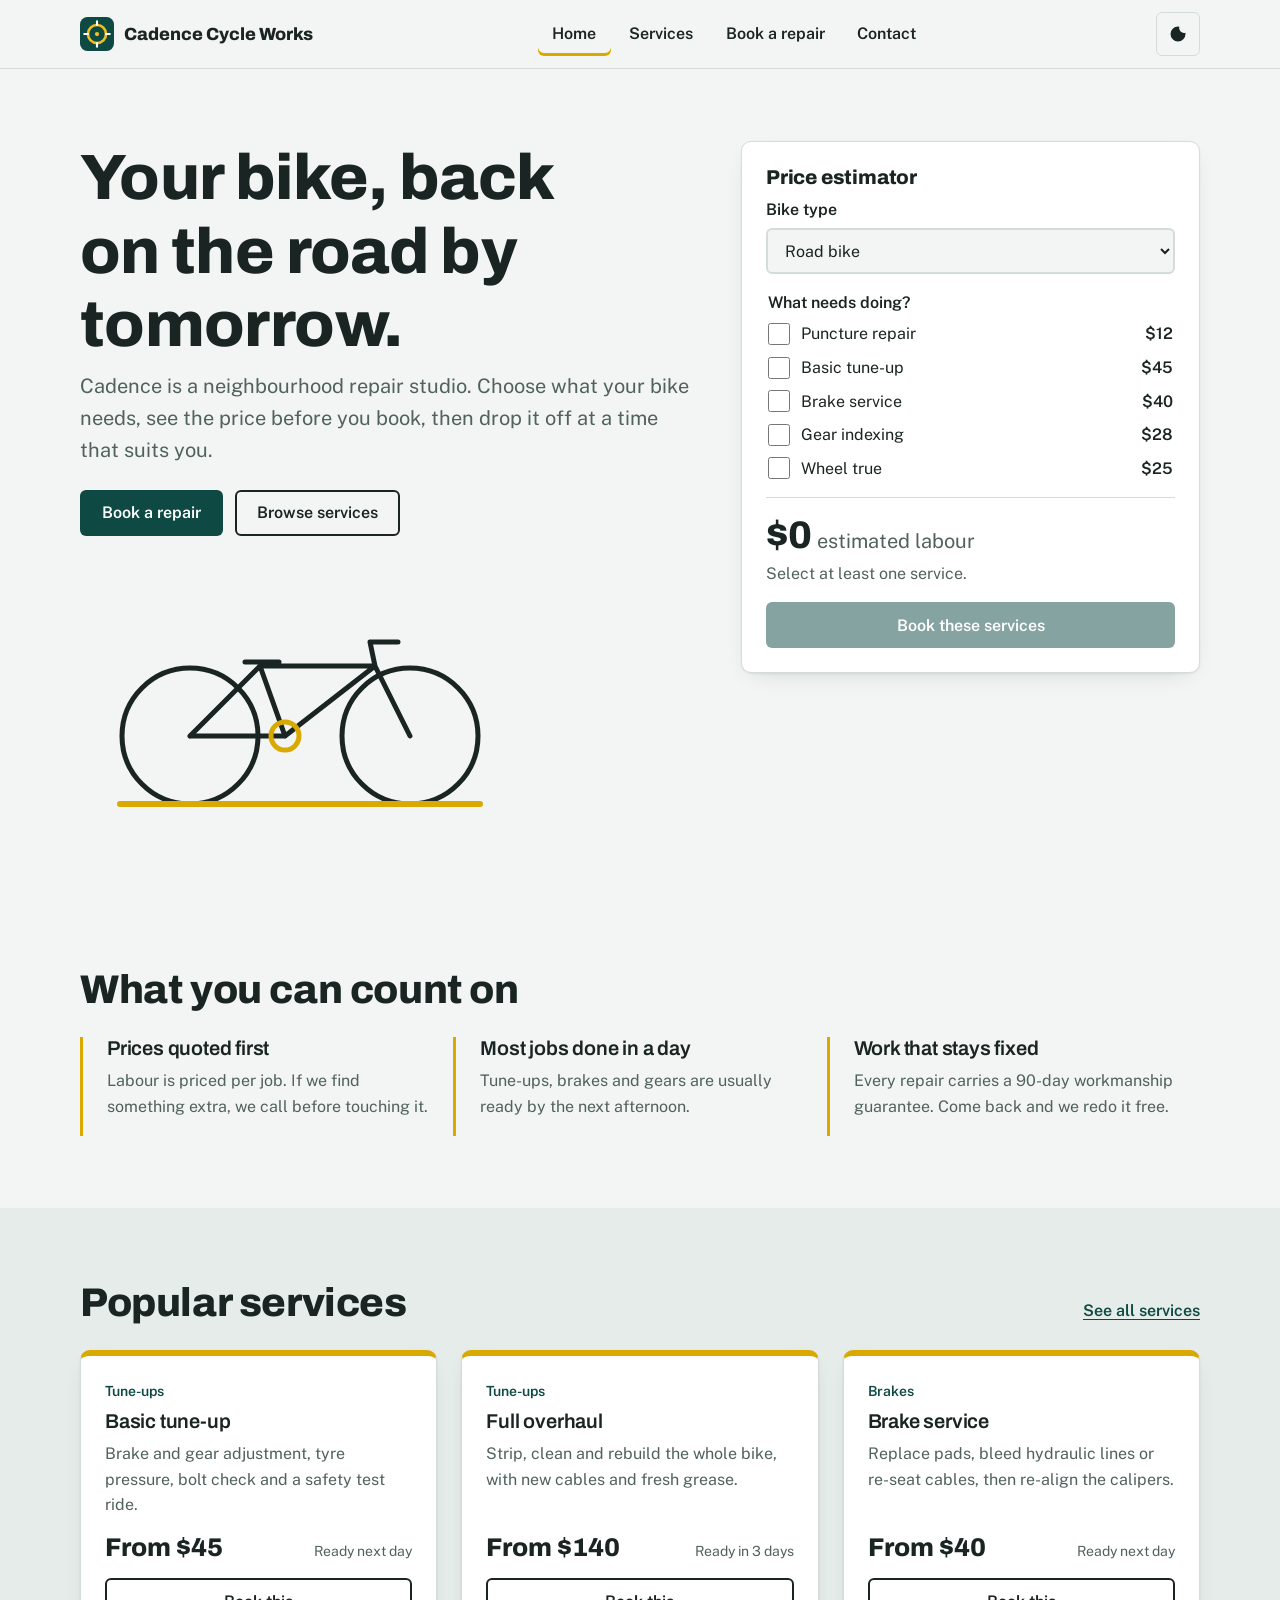
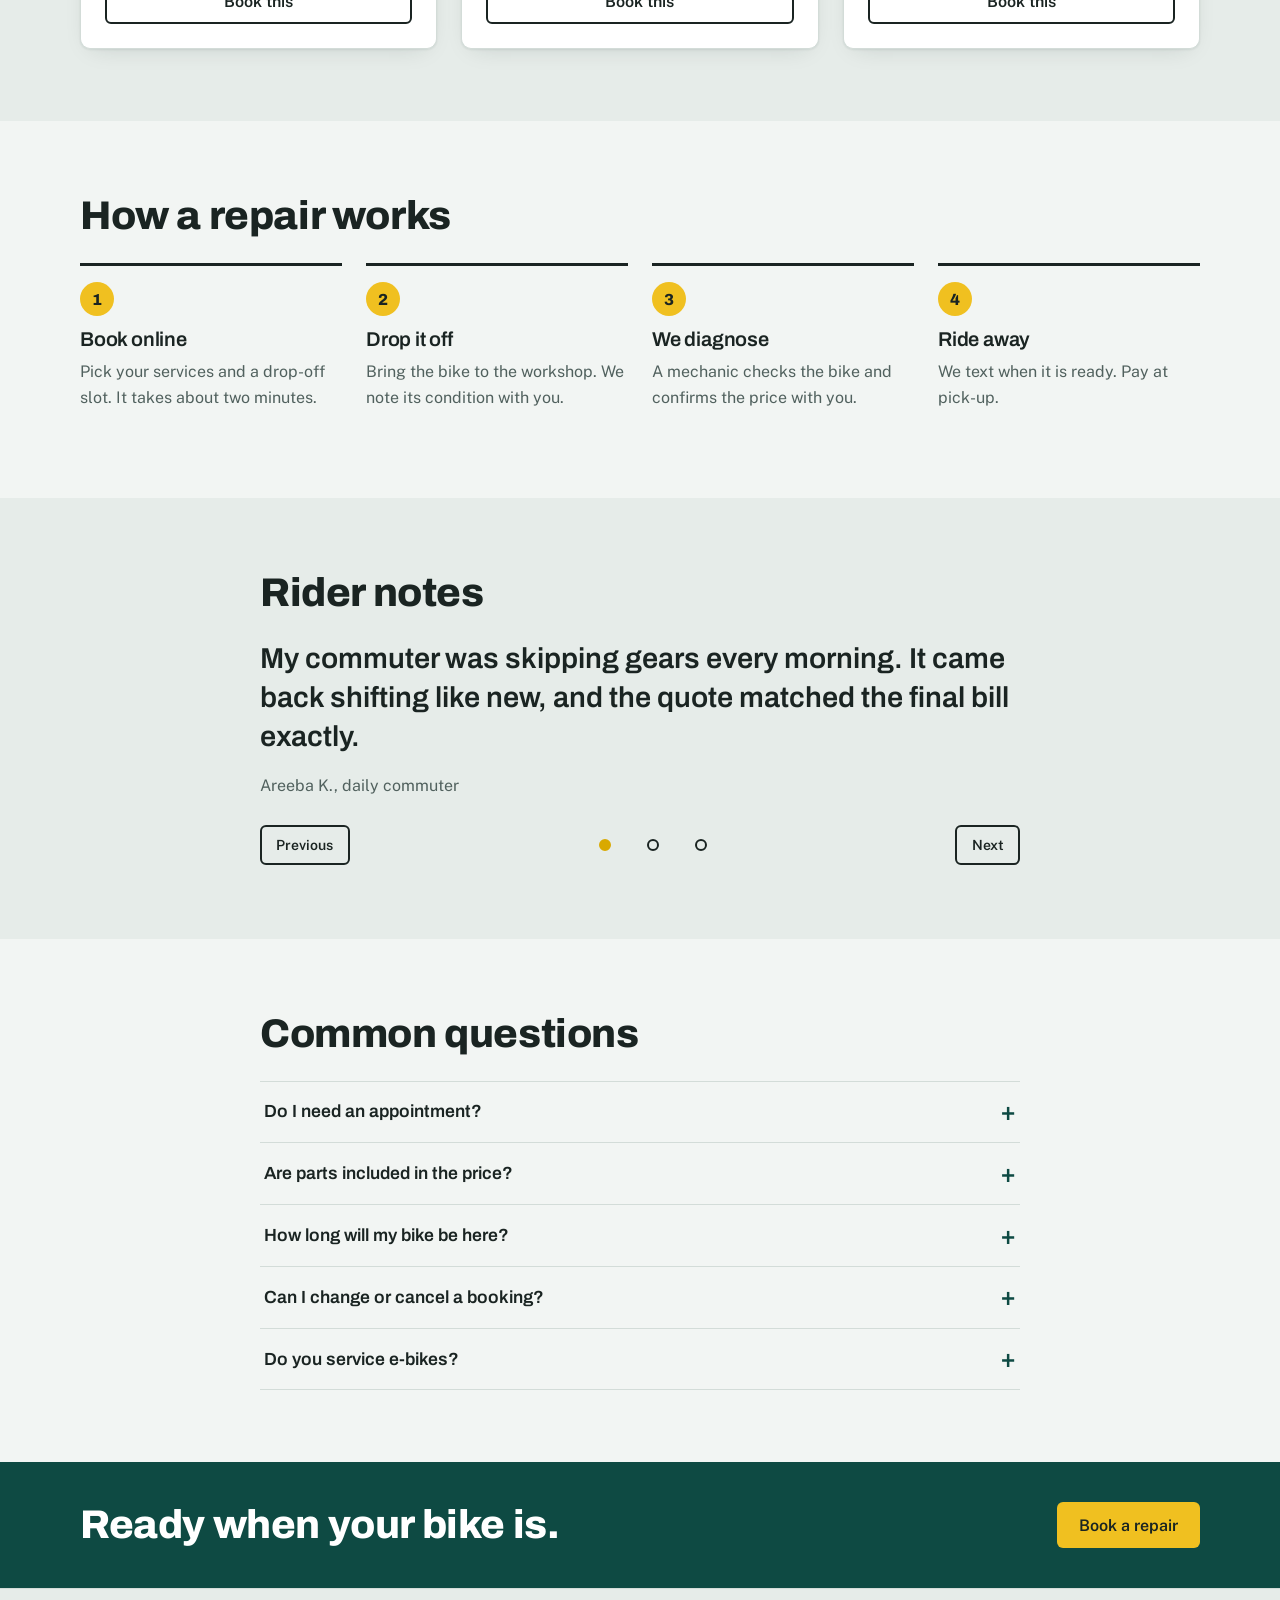
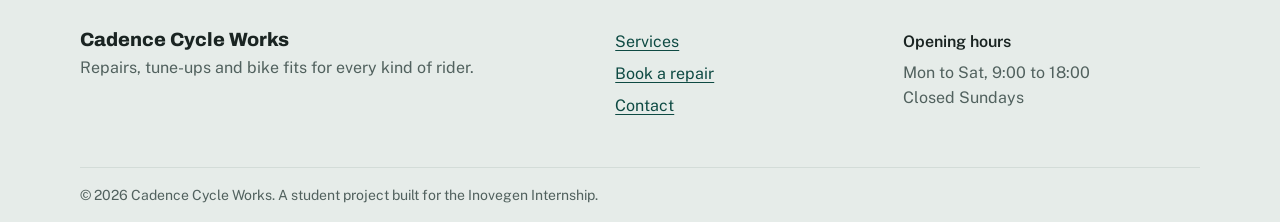
<file: cadence-cycle-works/index.html>
<!DOCTYPE html>
<html lang="en">
<head>
  <meta charset="utf-8">
  <meta name="viewport" content="width=device-width, initial-scale=1">
  <title>Cadence Cycle Works | Bike repair and tune-ups</title>
  <meta name="description" content="Neighbourhood bike repair studio. Estimate your price, book a slot online, and get your bike back fast.">
  <meta name="theme-color" content="#0e4a43">
  <link rel="icon" href="assets/logo.svg" type="image/svg+xml">
  <link rel="preconnect" href="https://fonts.googleapis.com">
  <link rel="preconnect" href="https://fonts.gstatic.com" crossorigin>
  <link rel="stylesheet" href="https://fonts.googleapis.com/css2?family=Archivo:wght@600;800&family=Public+Sans:wght@400;600&display=swap">
  <link rel="stylesheet" href="css/styles.css">
  <script>try{var t=localStorage.getItem("ccw.theme")||(matchMedia("(prefers-color-scheme: dark)").matches?"dark":"light");document.documentElement.dataset.theme=t}catch(e){}</script>
</head>
<body>
  <a class="skip" href="#main">Skip to main content</a>
  <header class="site-header">
    <div class="wrap bar">
      <a class="brand" href="index.html" aria-label="Cadence Cycle Works, home">
        <img src="assets/logo.svg" alt="" width="34" height="34">
        <span>Cadence Cycle Works</span>
      </a>
      <nav id="site-nav" class="nav" aria-label="Primary">
        <ul>
          <li><a href="index.html" aria-current="page">Home</a></li>
          <li><a href="services.html">Services</a></li>
          <li><a href="booking.html">Book a repair</a></li>
          <li><a href="contact.html">Contact</a></li>
        </ul>
      </nav>
      <div class="bar-actions">
        <button id="theme-toggle" class="icon-btn" type="button" aria-pressed="false" aria-label="Dark mode"><svg viewBox="0 0 24 24" width="20" height="20" aria-hidden="true" focusable="false"><path fill="currentColor" d="M12 3a9 9 0 1 0 9 9c0-.5-.05-1-.15-1.5A6 6 0 0 1 13.5 3.15 9 9 0 0 0 12 3z"/></svg></button>
        <button id="nav-toggle" class="icon-btn nav-toggle" type="button" aria-expanded="false" aria-controls="site-nav" aria-label="Menu"><svg viewBox="0 0 24 24" width="22" height="22" aria-hidden="true" focusable="false"><path class="m-open" fill="none" stroke="currentColor" stroke-width="2" stroke-linecap="round" d="M4 7h16M4 12h16M4 17h16"/><path class="m-close" fill="none" stroke="currentColor" stroke-width="2" stroke-linecap="round" d="M6 6l12 12M18 6L6 18"/></svg></button>
      </div>
    </div>
  </header>
  <main id="main">
    <section class="hero" aria-labelledby="hero-title">
      <div class="wrap hero-grid">
        <div class="hero-copy">
          <h1 id="hero-title">Your bike, back on the road by tomorrow.</h1>
          <p class="lead">Cadence is a neighbourhood repair studio. Choose what your bike needs, see the price before you book, then drop it off at a time that suits you.</p>
          <div class="actions">
            <a class="btn btn-primary" href="booking.html">Book a repair</a>
            <a class="btn btn-ghost" href="services.html">Browse services</a>
          </div>
          <svg class="bike" viewBox="0 0 440 240" role="img" aria-label="Line drawing of a road bike on a workstand">
  <g fill="none" stroke="currentColor" stroke-width="5" stroke-linecap="round" stroke-linejoin="round">
    <circle cx="110" cy="160" r="68"/><circle cx="330" cy="160" r="68"/>
    <path d="M110 160L180 90 295 90 205 160 180 90M205 160L110 160M295 90L330 160M295 90L290 66 318 66M165 86h34"/>
    <circle cx="205" cy="160" r="14" stroke="var(--accent-line)"/>
  </g>
  <path d="M40 228h360" stroke="var(--accent-line)" stroke-width="6" stroke-linecap="round"/>
</svg>
        </div>
        <form class="estimator card" id="estimator" aria-labelledby="est-title" novalidate>
          <h2 id="est-title">Price estimator</h2>
          <div class="field">
            <label for="est-bike">Bike type</label>
            <select id="est-bike" name="bike"></select>
          </div>
          <fieldset class="field">
            <legend>What needs doing?</legend>
            <div id="est-services" class="checks"></div>
          </fieldset>
          <div class="est-result" aria-live="polite" aria-atomic="true">
            <p class="est-total"><strong id="est-total">$0</strong> <span class="muted">estimated labour</span></p>
            <p id="est-time" class="muted">Select at least one service.</p>
          </div>
          <a id="est-book" class="btn btn-primary btn-block" href="booking.html" aria-disabled="true">Book these services</a>
        </form>
      </div>
    </section>

    <section class="section" aria-labelledby="promise-title">
      <div class="wrap">
        <h2 id="promise-title" class="section-title">What you can count on</h2>
        <ul class="promises">
          <li><h3>Prices quoted first</h3><p>Labour is priced per job. If we find something extra, we call before touching it.</p></li>
          <li><h3>Most jobs done in a day</h3><p>Tune-ups, brakes and gears are usually ready by the next afternoon.</p></li>
          <li><h3>Work that stays fixed</h3><p>Every repair carries a 90-day workmanship guarantee. Come back and we redo it free.</p></li>
        </ul>
      </div>
    </section>

    <section class="section alt" aria-labelledby="featured-title">
      <div class="wrap">
        <div class="section-head">
          <h2 id="featured-title" class="section-title">Popular services</h2>
          <a class="text-link" href="services.html">See all services</a>
        </div>
        <div id="featured" class="grid three"><noscript><p>Enable JavaScript to see our service list, or visit the <a href="services.html">services page</a>.</p></noscript></div>
      </div>
    </section>

    <section class="section" aria-labelledby="process-title">
      <div class="wrap">
        <h2 id="process-title" class="section-title">How a repair works</h2>
        <ol class="steps">
          <li><h3>Book online</h3><p>Pick your services and a drop-off slot. It takes about two minutes.</p></li>
          <li><h3>Drop it off</h3><p>Bring the bike to the workshop. We note its condition with you.</p></li>
          <li><h3>We diagnose</h3><p>A mechanic checks the bike and confirms the price with you.</p></li>
          <li><h3>Ride away</h3><p>We text when it is ready. Pay at pick-up.</p></li>
        </ol>
      </div>
    </section>

    <section class="section alt" aria-labelledby="quotes-title">
      <div class="wrap narrow">
        <h2 id="quotes-title" class="section-title">Rider notes</h2>
        <div class="carousel" data-carousel aria-roledescription="carousel" aria-label="Customer reviews">
          <div class="slides" aria-live="off">
            <figure class="slide" role="group" aria-roledescription="slide" aria-label="1 of 3"><blockquote><p>My commuter was skipping gears every morning. It came back shifting like new, and the quote matched the final bill exactly.</p></blockquote><figcaption>Areeba K., daily commuter</figcaption></figure>
            <figure class="slide" role="group" aria-roledescription="slide" aria-label="2 of 3" hidden><blockquote><p>They rebuilt the fork on my mountain bike and explained what had worn out. I finally understand my own bike.</p></blockquote><figcaption>Hamza R., weekend trail rider</figcaption></figure>
            <figure class="slide" role="group" aria-roledescription="slide" aria-label="3 of 3" hidden><blockquote><p>Booked at night, dropped off at nine, collected at five. My daughter's bike was safe and ready.</p></blockquote><figcaption>Sana M., parent</figcaption></figure>
          </div>
          <div class="carousel-ctl">
            <button type="button" class="btn btn-ghost btn-sm" data-prev aria-label="Previous review">Previous</button>
            <div class="dots" role="group" aria-label="Choose review"></div>
            <button type="button" class="btn btn-ghost btn-sm" data-next aria-label="Next review">Next</button>
          </div>
        </div>
      </div>
    </section>

    <section class="section" aria-labelledby="faq-title">
      <div class="wrap narrow">
        <h2 id="faq-title" class="section-title">Common questions</h2>
        <div class="accordion" data-accordion>
          <h3><button type="button" aria-expanded="false" aria-controls="faq-1" id="faq-b1">Do I need an appointment?</button></h3>
          <div id="faq-1" role="region" aria-labelledby="faq-b1" hidden><p>Walk-ins are welcome for puncture repairs. For everything else, booking a slot guarantees a mechanic is free when you arrive.</p></div>
          <h3><button type="button" aria-expanded="false" aria-controls="faq-2" id="faq-b2">Are parts included in the price?</button></h3>
          <div id="faq-2" role="region" aria-labelledby="faq-b2" hidden><p>Listed prices cover labour. Parts such as tyres, cables or chains are quoted separately, and we only fit them once you approve.</p></div>
          <h3><button type="button" aria-expanded="false" aria-controls="faq-3" id="faq-b3">How long will my bike be here?</button></h3>
          <div id="faq-3" role="region" aria-labelledby="faq-b3" hidden><p>Each service lists its usual turnaround. Combined jobs take as long as the longest one, so a tune-up with a wheel true is still about a day.</p></div>
          <h3><button type="button" aria-expanded="false" aria-controls="faq-4" id="faq-b4">Can I change or cancel a booking?</button></h3>
          <div id="faq-4" role="region" aria-labelledby="faq-b4" hidden><p>Yes. Cancel from the My bookings list on the booking page, or send us a message on the contact page.</p></div>
          <h3><button type="button" aria-expanded="false" aria-controls="faq-5" id="faq-b5">Do you service e-bikes?</button></h3>
          <div id="faq-5" role="region" aria-labelledby="faq-b5" hidden><p>We service mechanical parts and run a diagnostic on most hub and mid-drive systems. Battery repairs are sent to the manufacturer.</p></div>
        </div>
      </div>
    </section>

    <section class="cta" aria-labelledby="cta-title">
      <div class="wrap cta-inner">
        <h2 id="cta-title">Ready when your bike is.</h2>
        <a class="btn btn-accent" href="booking.html">Book a repair</a>
      </div>
    </section>
  </main>
  <footer class="site-footer">
    <div class="wrap foot-grid">
      <div>
        <p class="foot-brand">Cadence Cycle Works</p>
        <p class="muted">Repairs, tune-ups and bike fits for every kind of rider.</p>
      </div>
      <nav aria-label="Footer">
        <ul class="foot-links">
          <li><a href="services.html">Services</a></li>
          <li><a href="booking.html">Book a repair</a></li>
          <li><a href="contact.html">Contact</a></li>
        </ul>
      </nav>
      <div>
        <p class="foot-title">Opening hours</p>
        <p class="muted">Mon to Sat, 9:00 to 18:00<br>Closed Sundays</p>
      </div>
    </div>
    <div class="wrap foot-base"><p class="muted">&copy; <span id="year">2026</span> Cadence Cycle Works. A student project built for the Inovegen Internship.</p></div>
  </footer>
  <button id="to-top" class="to-top" type="button" aria-label="Back to top" hidden>
    <svg viewBox="0 0 24 24" width="20" height="20" aria-hidden="true" focusable="false"><path fill="none" stroke="currentColor" stroke-width="2.4" stroke-linecap="round" stroke-linejoin="round" d="M12 19V5M5 12l7-7 7 7"/></svg>
  </button>
  <script src="js/data.js"></script>
  <script src="js/main.js"></script>
  <script src="js/estimator.js"></script>
  <script src="js/services-preview.js"></script>
</body>
</html>
</file>
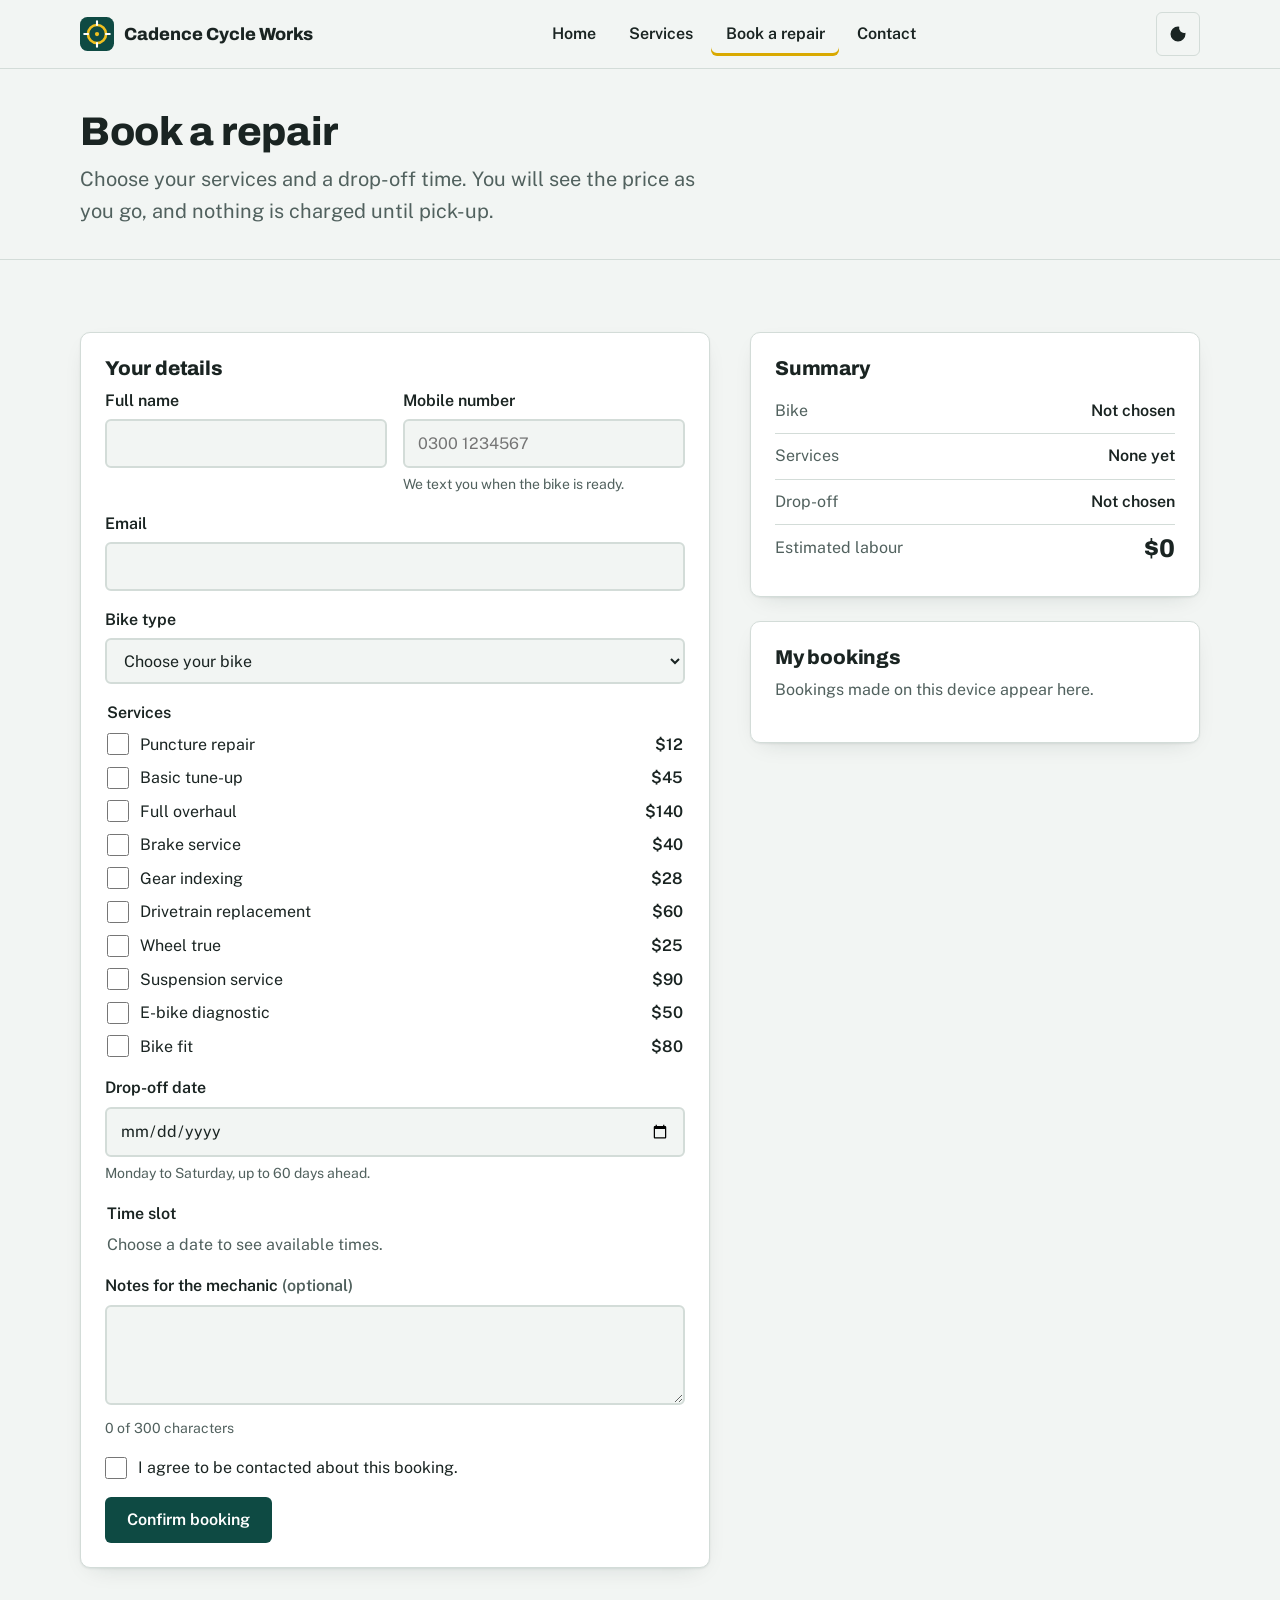
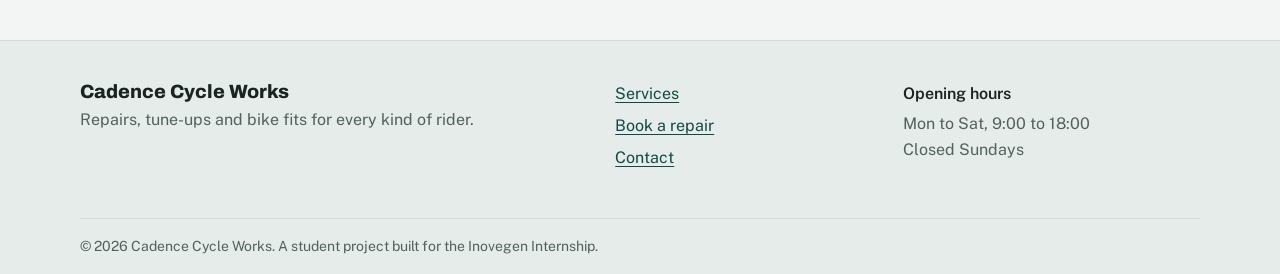
<file: cadence-cycle-works/booking.html>
<!DOCTYPE html>
<html lang="en">
<head>
  <meta charset="utf-8">
  <meta name="viewport" content="width=device-width, initial-scale=1">
  <title>Book a repair | Cadence Cycle Works</title>
  <meta name="description" content="Book your bike repair online. Choose services, see your price, and pick a drop-off slot.">
  <meta name="theme-color" content="#0e4a43">
  <link rel="icon" href="assets/logo.svg" type="image/svg+xml">
  <link rel="preconnect" href="https://fonts.googleapis.com">
  <link rel="preconnect" href="https://fonts.gstatic.com" crossorigin>
  <link rel="stylesheet" href="https://fonts.googleapis.com/css2?family=Archivo:wght@600;800&family=Public+Sans:wght@400;600&display=swap">
  <link rel="stylesheet" href="css/styles.css">
  <script>try{var t=localStorage.getItem("ccw.theme")||(matchMedia("(prefers-color-scheme: dark)").matches?"dark":"light");document.documentElement.dataset.theme=t}catch(e){}</script>
</head>
<body>
  <a class="skip" href="#main">Skip to main content</a>
  <header class="site-header">
    <div class="wrap bar">
      <a class="brand" href="index.html" aria-label="Cadence Cycle Works, home">
        <img src="assets/logo.svg" alt="" width="34" height="34">
        <span>Cadence Cycle Works</span>
      </a>
      <nav id="site-nav" class="nav" aria-label="Primary">
        <ul>
          <li><a href="index.html">Home</a></li>
          <li><a href="services.html">Services</a></li>
          <li><a href="booking.html" aria-current="page">Book a repair</a></li>
          <li><a href="contact.html">Contact</a></li>
        </ul>
      </nav>
      <div class="bar-actions">
        <button id="theme-toggle" class="icon-btn" type="button" aria-pressed="false" aria-label="Dark mode"><svg viewBox="0 0 24 24" width="20" height="20" aria-hidden="true" focusable="false"><path fill="currentColor" d="M12 3a9 9 0 1 0 9 9c0-.5-.05-1-.15-1.5A6 6 0 0 1 13.5 3.15 9 9 0 0 0 12 3z"/></svg></button>
        <button id="nav-toggle" class="icon-btn nav-toggle" type="button" aria-expanded="false" aria-controls="site-nav" aria-label="Menu"><svg viewBox="0 0 24 24" width="22" height="22" aria-hidden="true" focusable="false"><path class="m-open" fill="none" stroke="currentColor" stroke-width="2" stroke-linecap="round" d="M4 7h16M4 12h16M4 17h16"/><path class="m-close" fill="none" stroke="currentColor" stroke-width="2" stroke-linecap="round" d="M6 6l12 12M18 6L6 18"/></svg></button>
      </div>
    </div>
  </header>
  <main id="main">
    <section class="page-head">
      <div class="wrap">
        <h1>Book a repair</h1>
        <p class="lead">Choose your services and a drop-off time. You will see the price as you go, and nothing is charged until pick-up.</p>
      </div>
    </section>
    <section class="section" aria-label="Booking form">
      <div class="wrap book-grid">
        <div>
          <div id="confirm" class="confirm card" tabindex="-1" hidden>
            <h2>Booking confirmed</h2>
            <p>Your reference is <strong id="confirm-ref"></strong>. Bring it with your bike.</p>
            <p id="confirm-detail"></p>
            <button type="button" id="confirm-new" class="btn btn-ghost">Make another booking</button>
          </div>
          <form id="booking-form" class="card form" novalidate aria-labelledby="form-title">
            <h2 id="form-title">Your details</h2>
            <div id="error-summary" class="error-summary" role="alert" tabindex="-1" hidden></div>
            <div class="row">
              <div class="field">
                <label for="b-name">Full name</label>
                <input id="b-name" name="name" type="text" autocomplete="name" required aria-describedby="b-name-err">
                <p class="error" id="b-name-err"></p>
              </div>
              <div class="field">
                <label for="b-phone">Mobile number</label>
                <input id="b-phone" name="phone" type="tel" autocomplete="tel" inputmode="tel" placeholder="0300 1234567" required aria-describedby="b-phone-hint b-phone-err">
                <p class="hint" id="b-phone-hint">We text you when the bike is ready.</p>
                <p class="error" id="b-phone-err"></p>
              </div>
            </div>
            <div class="field">
              <label for="b-email">Email</label>
              <input id="b-email" name="email" type="email" autocomplete="email" required aria-describedby="b-email-err">
              <p class="error" id="b-email-err"></p>
            </div>
            <div class="field">
              <label for="b-bike">Bike type</label>
              <select id="b-bike" name="bike" required aria-describedby="b-bike-err"></select>
              <p class="error" id="b-bike-err"></p>
            </div>
            <fieldset class="field" aria-describedby="b-services-err" id="b-services-set">
              <legend>Services</legend>
              <div id="b-services" class="checks"></div>
              <p class="error" id="b-services-err"></p>
            </fieldset>
            <div class="field">
              <label for="b-date">Drop-off date</label>
              <input id="b-date" name="date" type="date" required aria-describedby="b-date-hint b-date-err">
              <p class="hint" id="b-date-hint">Monday to Saturday, up to 60 days ahead.</p>
              <p class="error" id="b-date-err"></p>
            </div>
            <fieldset class="field" aria-describedby="b-time-err" id="b-time-set">
              <legend>Time slot</legend>
              <div id="b-slots" class="slots"><p class="muted">Choose a date to see available times.</p></div>
              <p class="error" id="b-time-err"></p>
            </fieldset>
            <div class="field">
              <label for="b-notes">Notes for the mechanic <span class="muted">(optional)</span></label>
              <textarea id="b-notes" name="notes" rows="3" maxlength="300" aria-describedby="b-notes-count"></textarea>
              <p class="hint" id="b-notes-count">0 of 300 characters</p>
            </div>
            <div class="field">
              <label class="check"><input id="b-consent" name="consent" type="checkbox" required aria-describedby="b-consent-err"><span>I agree to be contacted about this booking.</span></label>
              <p class="error" id="b-consent-err"></p>
            </div>
            <button type="submit" class="btn btn-primary">Confirm booking</button>
          </form>
        </div>
        <aside class="side" aria-label="Booking summary and saved bookings">
          <section class="card summary" aria-labelledby="sum-title" aria-live="polite">
            <h2 id="sum-title">Summary</h2>
            <dl>
              <div><dt>Bike</dt><dd id="s-bike">Not chosen</dd></div>
              <div><dt>Services</dt><dd id="s-services">None yet</dd></div>
              <div><dt>Drop-off</dt><dd id="s-when">Not chosen</dd></div>
              <div class="total"><dt>Estimated labour</dt><dd id="s-total">$0</dd></div>
            </dl>
          </section>
          <section class="card" aria-labelledby="my-title">
            <h2 id="my-title">My bookings</h2>
            <p id="my-empty" class="muted">Bookings made on this device appear here.</p>
            <ul id="my-list" class="my-list"></ul>
          </section>
        </aside>
      </div>
    </section>
  </main>
  <footer class="site-footer">
    <div class="wrap foot-grid">
      <div>
        <p class="foot-brand">Cadence Cycle Works</p>
        <p class="muted">Repairs, tune-ups and bike fits for every kind of rider.</p>
      </div>
      <nav aria-label="Footer">
        <ul class="foot-links">
          <li><a href="services.html">Services</a></li>
          <li><a href="booking.html">Book a repair</a></li>
          <li><a href="contact.html">Contact</a></li>
        </ul>
      </nav>
      <div>
        <p class="foot-title">Opening hours</p>
        <p class="muted">Mon to Sat, 9:00 to 18:00<br>Closed Sundays</p>
      </div>
    </div>
    <div class="wrap foot-base"><p class="muted">&copy; <span id="year">2026</span> Cadence Cycle Works. A student project built for the Inovegen Internship.</p></div>
  </footer>
  <button id="to-top" class="to-top" type="button" aria-label="Back to top" hidden>
    <svg viewBox="0 0 24 24" width="20" height="20" aria-hidden="true" focusable="false"><path fill="none" stroke="currentColor" stroke-width="2.4" stroke-linecap="round" stroke-linejoin="round" d="M12 19V5M5 12l7-7 7 7"/></svg>
  </button>
  <script src="js/data.js"></script>
  <script src="js/main.js"></script>
  <script src="js/booking.js"></script>
</body>
</html>
</file>
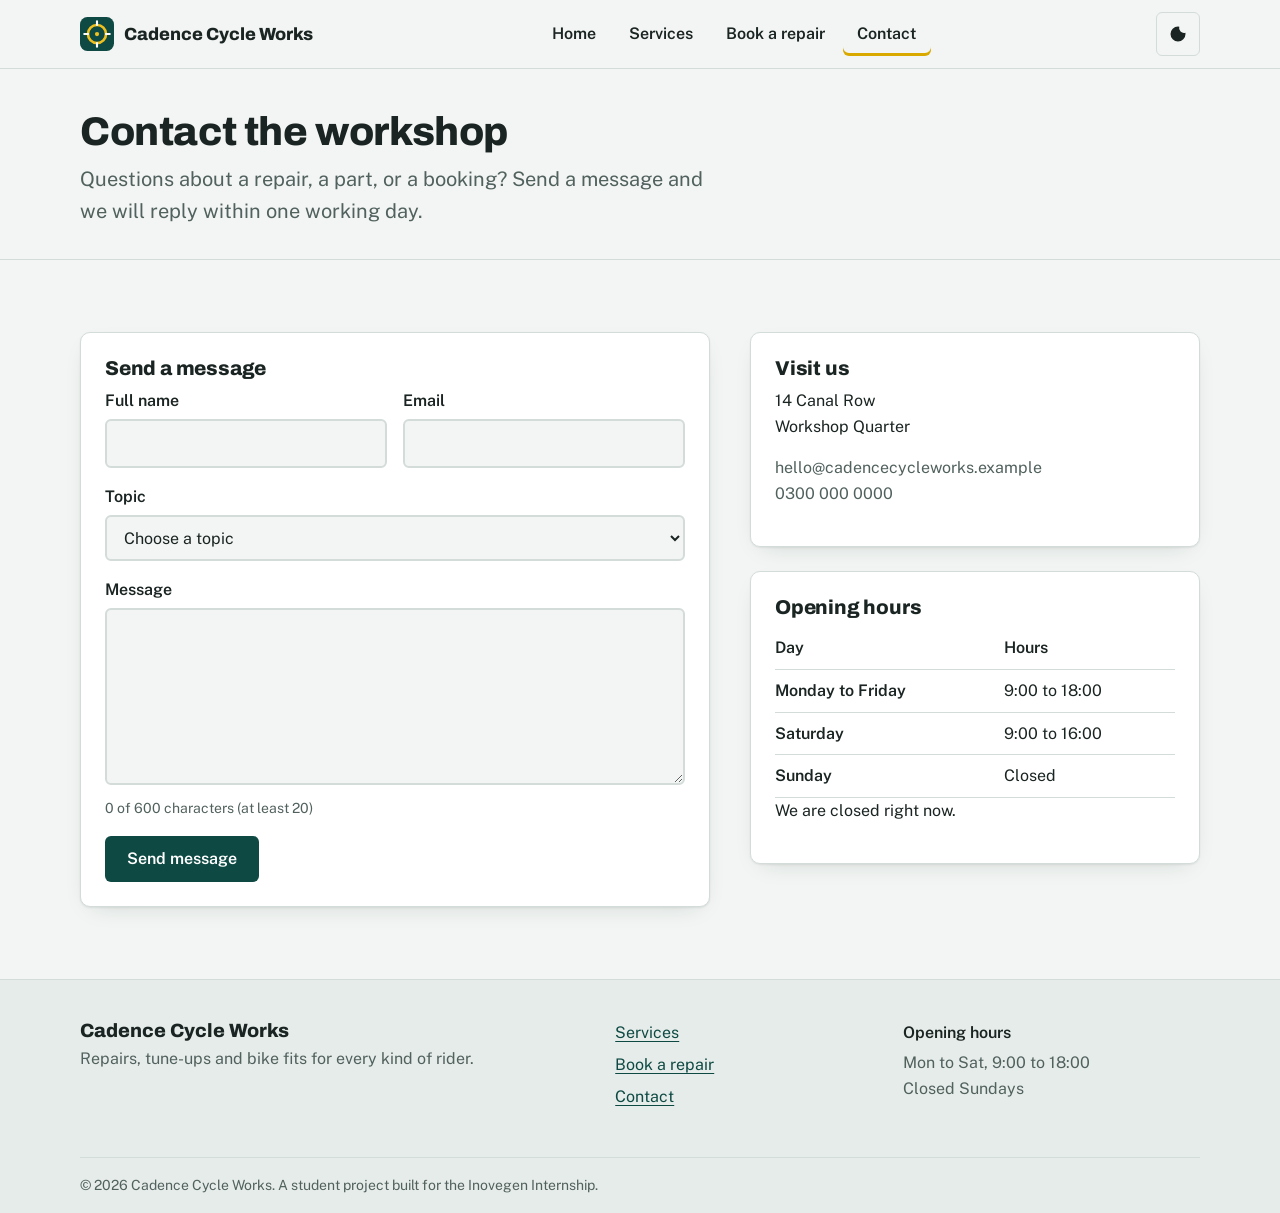
<file: cadence-cycle-works/contact.html>
<!DOCTYPE html>
<html lang="en">
<head>
  <meta charset="utf-8">
  <meta name="viewport" content="width=device-width, initial-scale=1">
  <title>Contact | Cadence Cycle Works</title>
  <meta name="description" content="Contact Cadence Cycle Works about repairs, bookings and parts.">
  <meta name="theme-color" content="#0e4a43">
  <link rel="icon" href="assets/logo.svg" type="image/svg+xml">
  <link rel="preconnect" href="https://fonts.googleapis.com">
  <link rel="preconnect" href="https://fonts.gstatic.com" crossorigin>
  <link rel="stylesheet" href="https://fonts.googleapis.com/css2?family=Archivo:wght@600;800&family=Public+Sans:wght@400;600&display=swap">
  <link rel="stylesheet" href="css/styles.css">
  <script>try{var t=localStorage.getItem("ccw.theme")||(matchMedia("(prefers-color-scheme: dark)").matches?"dark":"light");document.documentElement.dataset.theme=t}catch(e){}</script>
</head>
<body>
  <a class="skip" href="#main">Skip to main content</a>
  <header class="site-header">
    <div class="wrap bar">
      <a class="brand" href="index.html" aria-label="Cadence Cycle Works, home">
        <img src="assets/logo.svg" alt="" width="34" height="34">
        <span>Cadence Cycle Works</span>
      </a>
      <nav id="site-nav" class="nav" aria-label="Primary">
        <ul>
          <li><a href="index.html">Home</a></li>
          <li><a href="services.html">Services</a></li>
          <li><a href="booking.html">Book a repair</a></li>
          <li><a href="contact.html" aria-current="page">Contact</a></li>
        </ul>
      </nav>
      <div class="bar-actions">
        <button id="theme-toggle" class="icon-btn" type="button" aria-pressed="false" aria-label="Dark mode"><svg viewBox="0 0 24 24" width="20" height="20" aria-hidden="true" focusable="false"><path fill="currentColor" d="M12 3a9 9 0 1 0 9 9c0-.5-.05-1-.15-1.5A6 6 0 0 1 13.5 3.15 9 9 0 0 0 12 3z"/></svg></button>
        <button id="nav-toggle" class="icon-btn nav-toggle" type="button" aria-expanded="false" aria-controls="site-nav" aria-label="Menu"><svg viewBox="0 0 24 24" width="22" height="22" aria-hidden="true" focusable="false"><path class="m-open" fill="none" stroke="currentColor" stroke-width="2" stroke-linecap="round" d="M4 7h16M4 12h16M4 17h16"/><path class="m-close" fill="none" stroke="currentColor" stroke-width="2" stroke-linecap="round" d="M6 6l12 12M18 6L6 18"/></svg></button>
      </div>
    </div>
  </header>
  <main id="main">
    <section class="page-head">
      <div class="wrap">
        <h1>Contact the workshop</h1>
        <p class="lead">Questions about a repair, a part, or a booking? Send a message and we will reply within one working day.</p>
      </div>
    </section>
    <section class="section" aria-label="Contact form and details">
      <div class="wrap book-grid">
        <div>
          <div id="c-done" class="confirm card" tabindex="-1" hidden>
            <h2>Message sent</h2>
            <p id="c-done-text"></p>
            <button type="button" id="c-again" class="btn btn-ghost">Send another message</button>
          </div>
          <form id="contact-form" class="card form" novalidate aria-labelledby="c-title">
            <h2 id="c-title">Send a message</h2>
            <div id="c-summary" class="error-summary" role="alert" tabindex="-1" hidden></div>
            <div class="row">
              <div class="field">
                <label for="c-name">Full name</label>
                <input id="c-name" type="text" autocomplete="name" required aria-describedby="c-name-err">
                <p class="error" id="c-name-err"></p>
              </div>
              <div class="field">
                <label for="c-email">Email</label>
                <input id="c-email" type="email" autocomplete="email" required aria-describedby="c-email-err">
                <p class="error" id="c-email-err"></p>
              </div>
            </div>
            <div class="field">
              <label for="c-topic">Topic</label>
              <select id="c-topic" required aria-describedby="c-topic-err">
                <option value="">Choose a topic</option>
                <option>Question about a repair</option>
                <option>Change a booking</option>
                <option>Parts and accessories</option>
                <option>Something else</option>
              </select>
              <p class="error" id="c-topic-err"></p>
            </div>
            <div class="field">
              <label for="c-msg">Message</label>
              <textarea id="c-msg" rows="6" maxlength="600" required aria-describedby="c-msg-count c-msg-err"></textarea>
              <p class="hint" id="c-msg-count">0 of 600 characters (at least 20)</p>
              <p class="error" id="c-msg-err"></p>
            </div>
            <button type="submit" class="btn btn-primary">Send message</button>
          </form>
        </div>
        <aside class="side" aria-label="Workshop details">
          <section class="card" aria-labelledby="visit-title">
            <h2 id="visit-title">Visit us</h2>
            <address>14 Canal Row<br>Workshop Quarter</address>
            <p class="muted">hello@cadencecycleworks.example<br>0300 000 0000</p>
          </section>
          <section class="card" aria-labelledby="hours-title">
            <h2 id="hours-title">Opening hours</h2>
            <table class="hours">
              <caption class="sr-only">Opening hours by day</caption>
              <thead><tr><th scope="col">Day</th><th scope="col">Hours</th></tr></thead>
              <tbody>
                <tr><th scope="row">Monday to Friday</th><td>9:00 to 18:00</td></tr>
                <tr><th scope="row">Saturday</th><td>9:00 to 16:00</td></tr>
                <tr><th scope="row">Sunday</th><td>Closed</td></tr>
              </tbody>
            </table>
            <p id="open-now" class="status" role="status"></p>
          </section>
        </aside>
      </div>
    </section>
  </main>
  <footer class="site-footer">
    <div class="wrap foot-grid">
      <div>
        <p class="foot-brand">Cadence Cycle Works</p>
        <p class="muted">Repairs, tune-ups and bike fits for every kind of rider.</p>
      </div>
      <nav aria-label="Footer">
        <ul class="foot-links">
          <li><a href="services.html">Services</a></li>
          <li><a href="booking.html">Book a repair</a></li>
          <li><a href="contact.html">Contact</a></li>
        </ul>
      </nav>
      <div>
        <p class="foot-title">Opening hours</p>
        <p class="muted">Mon to Sat, 9:00 to 18:00<br>Closed Sundays</p>
      </div>
    </div>
    <div class="wrap foot-base"><p class="muted">&copy; <span id="year">2026</span> Cadence Cycle Works. A student project built for the Inovegen Internship.</p></div>
  </footer>
  <button id="to-top" class="to-top" type="button" aria-label="Back to top" hidden>
    <svg viewBox="0 0 24 24" width="20" height="20" aria-hidden="true" focusable="false"><path fill="none" stroke="currentColor" stroke-width="2.4" stroke-linecap="round" stroke-linejoin="round" d="M12 19V5M5 12l7-7 7 7"/></svg>
  </button>
  <script src="js/data.js"></script>
  <script src="js/main.js"></script>
  <script src="js/contact.js"></script>
</body>
</html>
</file>
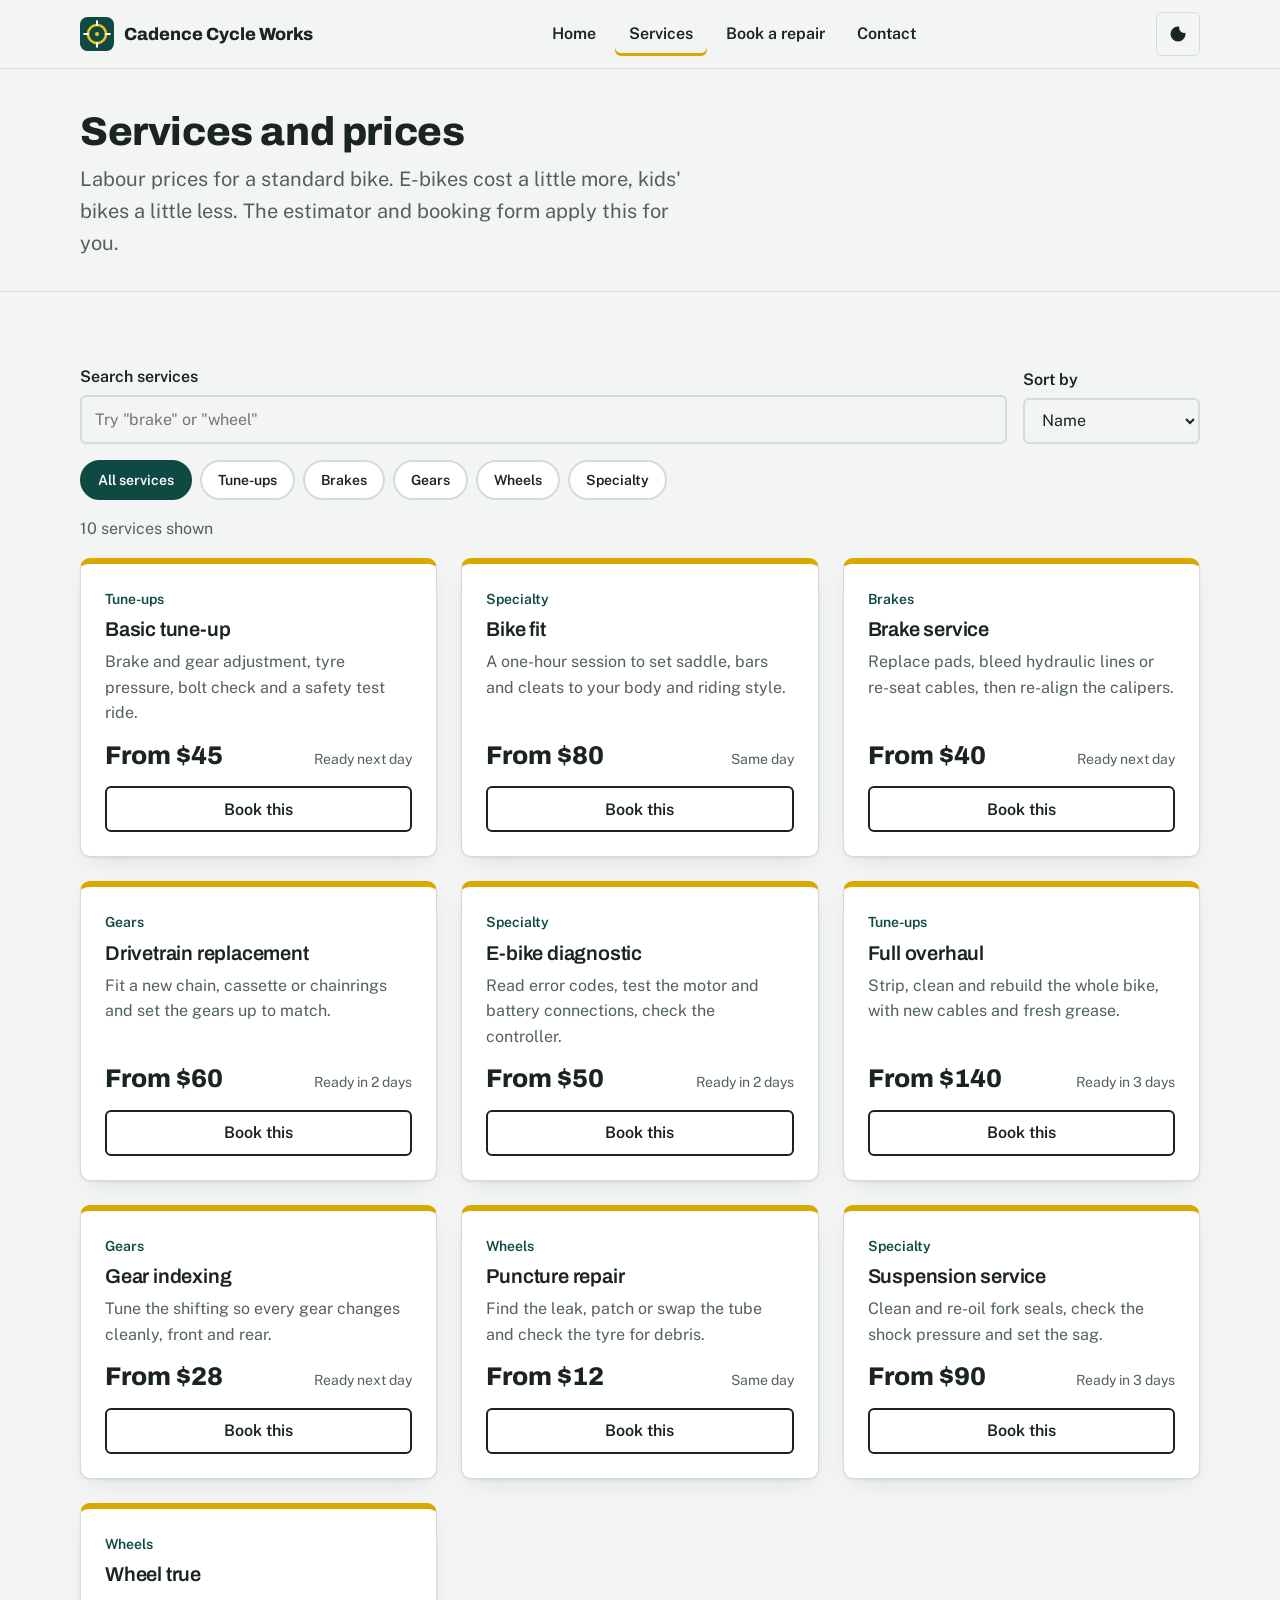
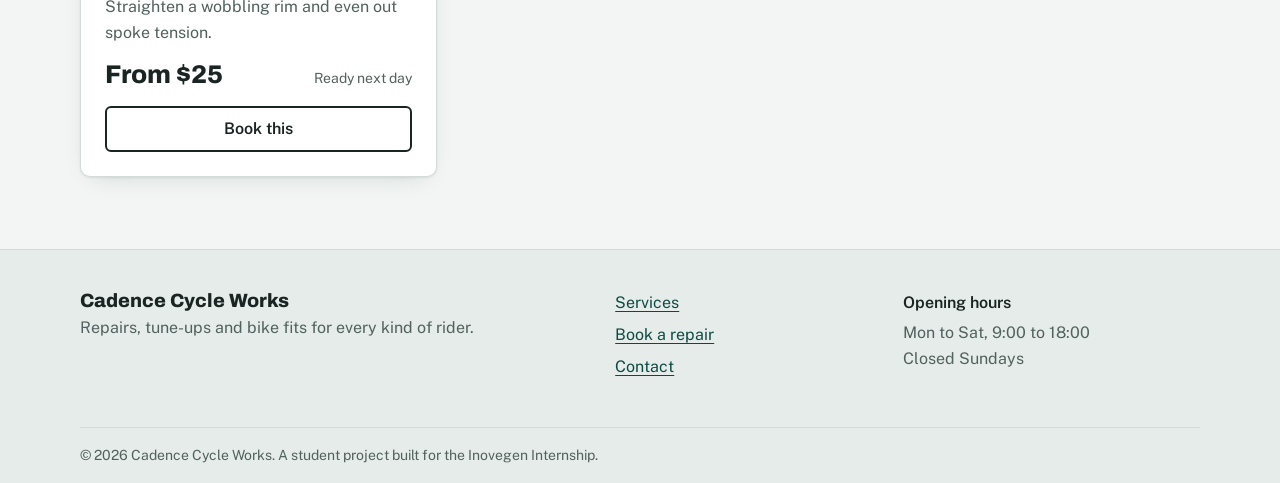
<file: cadence-cycle-works/services.html>
<!DOCTYPE html>
<html lang="en">
<head>
  <meta charset="utf-8">
  <meta name="viewport" content="width=device-width, initial-scale=1">
  <title>Services and prices | Cadence Cycle Works</title>
  <meta name="description" content="Browse every bike repair service with labour prices and turnaround times.">
  <meta name="theme-color" content="#0e4a43">
  <link rel="icon" href="assets/logo.svg" type="image/svg+xml">
  <link rel="preconnect" href="https://fonts.googleapis.com">
  <link rel="preconnect" href="https://fonts.gstatic.com" crossorigin>
  <link rel="stylesheet" href="https://fonts.googleapis.com/css2?family=Archivo:wght@600;800&family=Public+Sans:wght@400;600&display=swap">
  <link rel="stylesheet" href="css/styles.css">
  <script>try{var t=localStorage.getItem("ccw.theme")||(matchMedia("(prefers-color-scheme: dark)").matches?"dark":"light");document.documentElement.dataset.theme=t}catch(e){}</script>
</head>
<body>
  <a class="skip" href="#main">Skip to main content</a>
  <header class="site-header">
    <div class="wrap bar">
      <a class="brand" href="index.html" aria-label="Cadence Cycle Works, home">
        <img src="assets/logo.svg" alt="" width="34" height="34">
        <span>Cadence Cycle Works</span>
      </a>
      <nav id="site-nav" class="nav" aria-label="Primary">
        <ul>
          <li><a href="index.html">Home</a></li>
          <li><a href="services.html" aria-current="page">Services</a></li>
          <li><a href="booking.html">Book a repair</a></li>
          <li><a href="contact.html">Contact</a></li>
        </ul>
      </nav>
      <div class="bar-actions">
        <button id="theme-toggle" class="icon-btn" type="button" aria-pressed="false" aria-label="Dark mode"><svg viewBox="0 0 24 24" width="20" height="20" aria-hidden="true" focusable="false"><path fill="currentColor" d="M12 3a9 9 0 1 0 9 9c0-.5-.05-1-.15-1.5A6 6 0 0 1 13.5 3.15 9 9 0 0 0 12 3z"/></svg></button>
        <button id="nav-toggle" class="icon-btn nav-toggle" type="button" aria-expanded="false" aria-controls="site-nav" aria-label="Menu"><svg viewBox="0 0 24 24" width="22" height="22" aria-hidden="true" focusable="false"><path class="m-open" fill="none" stroke="currentColor" stroke-width="2" stroke-linecap="round" d="M4 7h16M4 12h16M4 17h16"/><path class="m-close" fill="none" stroke="currentColor" stroke-width="2" stroke-linecap="round" d="M6 6l12 12M18 6L6 18"/></svg></button>
      </div>
    </div>
  </header>
  <main id="main">
    <section class="page-head">
      <div class="wrap">
        <h1>Services and prices</h1>
        <p class="lead">Labour prices for a standard bike. E-bikes cost a little more, kids' bikes a little less. The estimator and booking form apply this for you.</p>
      </div>
    </section>
    <section class="section" aria-label="Service list">
      <div class="wrap">
        <form class="toolbar" id="toolbar" role="search" aria-label="Filter services" novalidate>
          <div class="field grow">
            <label for="svc-search">Search services</label>
            <input id="svc-search" type="search" placeholder="Try &quot;brake&quot; or &quot;wheel&quot;" autocomplete="off">
          </div>
          <div class="field">
            <label for="svc-sort">Sort by</label>
            <select id="svc-sort">
              <option value="name">Name</option>
              <option value="price-asc">Price, low to high</option>
              <option value="price-desc">Price, high to low</option>
              <option value="days">Fastest first</option>
            </select>
          </div>
        </form>
        <div class="chips" id="chips" role="group" aria-label="Filter by category"></div>
        <p id="svc-status" class="muted status" role="status"></p>
        <div id="svc-grid" class="grid three"><noscript><p>Please enable JavaScript to browse the service list.</p></noscript></div>
        <div id="svc-empty" class="empty" hidden>
          <h2>No services match</h2>
          <p>Try a different word, or clear the filters to see everything.</p>
          <button id="svc-reset" type="button" class="btn btn-ghost">Clear filters</button>
        </div>
      </div>
    </section>
  </main>
  <footer class="site-footer">
    <div class="wrap foot-grid">
      <div>
        <p class="foot-brand">Cadence Cycle Works</p>
        <p class="muted">Repairs, tune-ups and bike fits for every kind of rider.</p>
      </div>
      <nav aria-label="Footer">
        <ul class="foot-links">
          <li><a href="services.html">Services</a></li>
          <li><a href="booking.html">Book a repair</a></li>
          <li><a href="contact.html">Contact</a></li>
        </ul>
      </nav>
      <div>
        <p class="foot-title">Opening hours</p>
        <p class="muted">Mon to Sat, 9:00 to 18:00<br>Closed Sundays</p>
      </div>
    </div>
    <div class="wrap foot-base"><p class="muted">&copy; <span id="year">2026</span> Cadence Cycle Works. A student project built for the Inovegen Internship.</p></div>
  </footer>
  <button id="to-top" class="to-top" type="button" aria-label="Back to top" hidden>
    <svg viewBox="0 0 24 24" width="20" height="20" aria-hidden="true" focusable="false"><path fill="none" stroke="currentColor" stroke-width="2.4" stroke-linecap="round" stroke-linejoin="round" d="M12 19V5M5 12l7-7 7 7"/></svg>
  </button>
  <script src="js/data.js"></script>
  <script src="js/main.js"></script>
  <script src="js/services.js"></script>
</body>
</html>
</file>
<file: cadence-cycle-works/css/styles.css>
/* ==========================================================
   Cadence Cycle Works - styles
   1. Tokens  2. Base  3. Layout  4. Components  5. Pages  6. Responsive
   ========================================================== */

/* 1. Tokens ------------------------------------------------ */
:root {
  --bg: #f2f5f3;
  --surface: #ffffff;
  --ink: #1a2422;
  --muted: #51615e;
  --line: #d3dcd8;
  --brand: #0e4a43;
  --brand-ink: #ffffff;
  --accent: #f0c020;
  --accent-ink: #1a2422;
  --accent-line: #d9a900;
  --alt: #e6ece9;
  --danger: #b3261e;
  --ok: #1d6b3a;
  --ring: #1747c4;

  --font-head: "Archivo", "Arial Narrow", Arial, sans-serif;
  --font-body: "Public Sans", system-ui, -apple-system, "Segoe UI", Roboto, sans-serif;

  --step--1: 0.875rem;
  --step-0: 1rem;
  --step-1: 1.25rem;
  --step-2: 1.6rem;
  --step-3: clamp(1.8rem, 1.4rem + 1.6vw, 2.5rem);
  --step-4: clamp(2.3rem, 1.5rem + 3.4vw, 4rem);

  --space-1: 0.5rem;
  --space-2: 1rem;
  --space-3: 1.5rem;
  --space-4: 2.5rem;
  --space-5: 4.5rem;

  --radius: 10px;
  --radius-sm: 6px;
  --shadow: 0 1px 2px rgba(14, 40, 36, 0.08), 0 8px 24px -12px rgba(14, 40, 36, 0.18);
}

html[data-theme="dark"] {
  --bg: #111918;
  --surface: #1a2524;
  --ink: #eaf1ee;
  --muted: #a6b7b3;
  --line: #2f3f3d;
  --brand: #6fd1c2;
  --brand-ink: #0b1f1c;
  --alt: #162120;
  --danger: #ff8a80;
  --ok: #7fd89c;
  --ring: #ffd24a;
  --shadow: 0 1px 2px rgba(0, 0, 0, 0.4), 0 8px 24px -12px rgba(0, 0, 0, 0.6);
}

/* 2. Base -------------------------------------------------- */
*, *::before, *::after { box-sizing: border-box; }
html { scroll-behavior: smooth; -webkit-text-size-adjust: 100%; }
body {
  margin: 0;
  background: var(--bg);
  color: var(--ink);
  font: 400 var(--step-0)/1.6 var(--font-body);
  min-height: 100vh;
  display: flex;
  flex-direction: column;
}
main { flex: 1; }
h1, h2, h3 { font-family: var(--font-head); line-height: 1.15; margin: 0 0 var(--space-1); letter-spacing: -0.01em; }
h1 { font-size: var(--step-4); font-weight: 800; }
h2 { font-size: var(--step-2); font-weight: 800; }
h3 { font-size: var(--step-1); font-weight: 600; }
p { margin: 0 0 var(--space-2); max-width: 68ch; }
a { color: var(--brand); text-underline-offset: 3px; }
img, svg { max-width: 100%; }
ul, ol { padding: 0; margin: 0; list-style: none; }
address { font-style: normal; margin-bottom: var(--space-2); }
.muted { color: var(--muted); }
.sr-only { position: absolute; width: 1px; height: 1px; overflow: hidden; clip: rect(0 0 0 0); white-space: nowrap; }

:focus-visible { outline: 3px solid var(--ring); outline-offset: 3px; border-radius: 4px; }

.skip {
  position: absolute; left: var(--space-2); top: -4rem; z-index: 100;
  background: var(--accent); color: var(--accent-ink); padding: 0.6rem 1rem;
  font-weight: 600; border-radius: var(--radius-sm); transition: top 0.15s;
}
.skip:focus { top: var(--space-1); }

/* 3. Layout ------------------------------------------------ */
.wrap { width: min(1120px, 100% - 2.5rem); margin-inline: auto; }
.narrow { width: min(760px, 100% - 2.5rem); }
.section { padding-block: var(--space-5); }
.section.alt { background: var(--alt); }
.section-title { font-size: var(--step-3); margin-bottom: var(--space-3); }
.section-head { display: flex; justify-content: space-between; align-items: baseline; gap: var(--space-2); flex-wrap: wrap; }
.section-head .section-title { margin-bottom: var(--space-3); }
.text-link { font-weight: 600; }
.grid { display: grid; gap: var(--space-3); }
.grid.three { grid-template-columns: repeat(3, 1fr); }

/* Header */
.site-header { position: sticky; top: 0; z-index: 50; background: var(--bg); border-bottom: 1px solid var(--line); }
.bar { display: flex; align-items: center; justify-content: space-between; gap: var(--space-2); min-height: 68px; }
.brand { display: inline-flex; align-items: center; gap: 0.6rem; text-decoration: none; color: var(--ink); font: 800 1.1rem var(--font-head); }
.nav ul { display: flex; gap: 0.25rem; }
.nav a { display: block; padding: 0.55rem 0.9rem; text-decoration: none; color: var(--ink); font-weight: 600; border-radius: var(--radius-sm); }
.nav a:hover { background: var(--alt); }
.nav a[aria-current="page"] { box-shadow: inset 0 -3px 0 var(--accent-line); }
.bar-actions { display: flex; gap: 0.5rem; }
.icon-btn {
  display: inline-grid; place-items: center; width: 44px; height: 44px; border-radius: var(--radius-sm);
  background: transparent; color: var(--ink); border: 1px solid var(--line); cursor: pointer;
}
.icon-btn:hover { background: var(--alt); }
.icon-btn[aria-pressed="true"] { background: var(--brand); color: var(--brand-ink); border-color: var(--brand); }
.nav-toggle { display: none; }
.nav-toggle .m-close { display: none; }
.nav-toggle[aria-expanded="true"] .m-close { display: inline; }
.nav-toggle[aria-expanded="true"] .m-open { display: none; }

/* Footer */
.site-footer { background: var(--alt); border-top: 1px solid var(--line); padding-top: var(--space-4); margin-top: auto; }
.foot-grid { display: grid; grid-template-columns: 2fr 1fr 1.2fr; gap: var(--space-4); }
.foot-brand { font: 800 1.2rem var(--font-head); margin-bottom: 0.3rem; }
.foot-title { font-weight: 600; margin-bottom: 0.3rem; }
.foot-links li + li { margin-top: 0.4rem; }
.foot-base { border-top: 1px solid var(--line); margin-top: var(--space-4); padding-block: var(--space-2); font-size: var(--step--1); }
.foot-base p { margin: 0; }

/* 4. Components -------------------------------------------- */
.btn {
  display: inline-flex; align-items: center; justify-content: center; gap: 0.5rem;
  min-height: 46px; padding: 0.65rem 1.25rem; border-radius: var(--radius-sm);
  font: 600 1rem var(--font-body); text-decoration: none; cursor: pointer;
  border: 2px solid transparent; transition: background 0.15s, transform 0.1s;
}
.btn:active { transform: translateY(1px); }
.btn-primary { background: var(--brand); color: var(--brand-ink); }
.btn-primary:hover { filter: brightness(1.12); }
.btn-ghost { background: transparent; color: var(--ink); border-color: var(--ink); }
.btn-ghost:hover { background: var(--alt); }
.btn-accent { background: var(--accent); color: var(--accent-ink); }
.btn-accent:hover { filter: brightness(1.06); }
.btn-sm { min-height: 40px; padding: 0.4rem 0.9rem; font-size: var(--step--1); }
.btn-block { width: 100%; }
.btn[aria-disabled="true"] { opacity: 0.5; pointer-events: none; }

.card { background: var(--surface); border: 1px solid var(--line); border-radius: var(--radius); padding: var(--space-3); box-shadow: var(--shadow); }
.card h2 { font-size: var(--step-1); }

/* Service cards: differ by content, so category sets the edge colour */
.svc { display: flex; flex-direction: column; gap: 0.5rem; border-top: 6px solid var(--accent-line); }
.svc h3 { margin: 0; }
.svc p { color: var(--muted); margin: 0; flex: 1; }
.svc-meta { display: flex; justify-content: space-between; align-items: baseline; margin-top: 0.5rem; }
.svc-price { font: 800 1.6rem var(--font-head); }
.svc-days { color: var(--muted); font-size: var(--step--1); }
.svc .btn { margin-top: 0.5rem; }
.tag { font-size: var(--step--1); font-weight: 600; color: var(--brand); }

/* Forms */
.field { margin-bottom: var(--space-2); border: 0; padding: 0; min-width: 0; }
label, legend { display: block; font-weight: 600; margin-bottom: 0.35rem; padding: 0; }
input[type="text"], input[type="email"], input[type="tel"], input[type="date"], input[type="search"], select, textarea {
  width: 100%; min-height: 46px; padding: 0.6rem 0.8rem; font: inherit; color: var(--ink);
  background: var(--bg); border: 2px solid var(--line); border-radius: var(--radius-sm);
}
textarea { resize: vertical; }
input:hover, select:hover, textarea:hover { border-color: var(--muted); }
input[aria-invalid="true"], select[aria-invalid="true"], textarea[aria-invalid="true"] { border-color: var(--danger); }
.hint { color: var(--muted); font-size: var(--step--1); margin: 0.3rem 0 0; }
.error { color: var(--danger); font-size: var(--step--1); font-weight: 600; margin: 0.3rem 0 0; min-height: 0; }
.error:empty { display: none; }
.error-summary { border: 2px solid var(--danger); border-radius: var(--radius-sm); padding: var(--space-2); margin-bottom: var(--space-2); color: var(--ink); }
.error-summary ul { list-style: disc; padding-left: 1.2rem; }
.error-summary a { color: var(--danger); font-weight: 600; }
.row { display: grid; grid-template-columns: 1fr 1fr; gap: var(--space-2); }
.grow { flex: 1; }

.checks { display: grid; gap: 0.5rem; }
.check { display: flex; align-items: flex-start; gap: 0.7rem; font-weight: 400; cursor: pointer; margin: 0; }
.check input { width: 22px; height: 22px; margin: 0.1rem 0 0; accent-color: var(--brand); flex: none; }
.check .price { margin-left: auto; font-weight: 600; white-space: nowrap; }
.check span:first-of-type { flex: 1; }

.slots { display: grid; grid-template-columns: repeat(4, 1fr); gap: 0.5rem; }
.slot input { position: absolute; opacity: 0; }
.slot span {
  display: block; text-align: center; padding: 0.6rem 0.2rem; border: 2px solid var(--line);
  border-radius: var(--radius-sm); font-weight: 600; cursor: pointer; background: var(--bg);
}
.slot input:checked + span { background: var(--brand); color: var(--brand-ink); border-color: var(--brand); }
.slot input:focus-visible + span { outline: 3px solid var(--ring); outline-offset: 2px; }
.slot input:disabled + span { text-decoration: line-through; opacity: 0.45; cursor: not-allowed; }
.slots > p { grid-column: 1 / -1; margin: 0; }

/* Chips and toolbar */
.toolbar { display: flex; gap: var(--space-2); flex-wrap: wrap; align-items: flex-end; }
.toolbar .field { margin-bottom: 0; }
.chips { display: flex; flex-wrap: wrap; gap: 0.5rem; margin: var(--space-2) 0; }
.chip { min-height: 40px; padding: 0.35rem 1rem; border-radius: 999px; border: 2px solid var(--line); background: var(--surface); color: var(--ink); font: 600 var(--step--1) var(--font-body); cursor: pointer; }
.chip:hover { border-color: var(--muted); }
.chip[aria-pressed="true"] { background: var(--brand); border-color: var(--brand); color: var(--brand-ink); }
.status { min-height: 1.6em; }
.empty { text-align: center; padding: var(--space-5) var(--space-2); border: 2px dashed var(--line); border-radius: var(--radius); }
.empty p { margin-inline: auto; }

/* Accordion */
.accordion h3 { margin: 0; border-top: 1px solid var(--line); }
.accordion h3:last-of-type { border-bottom: 1px solid var(--line); }
.accordion button {
  width: 100%; text-align: left; display: flex; justify-content: space-between; gap: 1rem; align-items: center;
  padding: 1.1rem 0.25rem; background: none; border: 0; color: var(--ink); font: 600 1.1rem var(--font-head); cursor: pointer;
}
.accordion button::after { content: "+"; font-size: 1.6rem; line-height: 1; color: var(--brand); transition: transform 0.2s; }
.accordion button[aria-expanded="true"]::after { transform: rotate(45deg); }
.accordion [role="region"] { padding: 0 0.25rem 1rem; color: var(--muted); }
.accordion [role="region"] p { margin: 0; }

/* Carousel */
.carousel .slide { margin: 0; }
.carousel blockquote { margin: 0; }
.carousel blockquote p { font: 600 clamp(1.25rem, 1rem + 1.2vw, 1.8rem)/1.35 var(--font-head); max-width: none; }
.carousel figcaption { color: var(--muted); }
.carousel-ctl { display: flex; align-items: center; justify-content: space-between; gap: 1rem; margin-top: var(--space-3); }
.dots { display: flex; gap: 0.25rem; }
.dot { width: 44px; height: 44px; background: none; border: 0; cursor: pointer; display: grid; place-items: center; }
.dot::before { content: ""; width: 12px; height: 12px; border-radius: 50%; border: 2px solid var(--ink); }
.dot[aria-current="true"]::before { background: var(--accent-line); border-color: var(--accent-line); }

/* Toast */
.toasts { position: fixed; left: 50%; bottom: 1.2rem; transform: translateX(-50%); z-index: 200; display: grid; gap: 0.5rem; width: min(440px, 100% - 2rem); }
.toast { background: var(--ink); color: var(--bg); padding: 0.8rem 1rem; border-radius: var(--radius-sm); box-shadow: var(--shadow); font-weight: 600; border-left: 6px solid var(--accent); }
.toast.error { border-left-color: var(--danger); }

.to-top { position: fixed; right: 1.1rem; bottom: 1.1rem; z-index: 60; width: 48px; height: 48px; border-radius: 50%; border: 0; display: grid; place-items: center; background: var(--brand); color: var(--brand-ink); cursor: pointer; box-shadow: var(--shadow); }
.to-top[hidden] { display: none; }

/* 5. Pages ------------------------------------------------- */
.hero { padding-block: var(--space-5); }
.hero-grid { display: grid; grid-template-columns: 1.15fr 0.85fr; gap: var(--space-4); align-items: start; }
.hero h1 { max-width: 14ch; }
.lead { font-size: var(--step-1); color: var(--muted); max-width: 52ch; }
.actions { display: flex; flex-wrap: wrap; gap: 0.75rem; margin-block: var(--space-3); }
.bike { width: min(440px, 100%); margin-top: var(--space-2); color: var(--ink); }

.estimator { position: sticky; top: 90px; }
.est-result { border-top: 1px solid var(--line); padding-top: var(--space-2); margin-bottom: var(--space-2); }
.est-total { margin: 0; font-size: var(--step-1); }
.est-total strong { font: 800 2.4rem var(--font-head); }
.est-result p { margin-bottom: 0.2rem; }

.promises { display: grid; grid-template-columns: repeat(3, 1fr); }
.promises li { padding: 0 var(--space-3); border-left: 3px solid var(--accent-line); }
.promises li:first-child { padding-left: var(--space-3); }
.promises p { color: var(--muted); }

.steps { display: grid; grid-template-columns: repeat(4, 1fr); gap: var(--space-3); counter-reset: step; }
.steps li { counter-increment: step; padding-top: var(--space-2); border-top: 3px solid var(--ink); }
.steps li::before { content: counter(step); display: grid; place-items: center; width: 34px; height: 34px; border-radius: 50%; background: var(--accent); color: var(--accent-ink); font: 800 1rem var(--font-head); margin-bottom: 0.75rem; }
.steps p { color: var(--muted); }

.cta { background: var(--brand); color: var(--brand-ink); padding-block: var(--space-4); }
.cta-inner { display: flex; align-items: center; justify-content: space-between; gap: var(--space-3); flex-wrap: wrap; }
.cta h2 { font-size: var(--step-3); margin: 0; }

.page-head { padding-block: var(--space-4) var(--space-2); border-bottom: 1px solid var(--line); }
.page-head h1 { font-size: var(--step-3); }
.page-head .lead { margin-bottom: var(--space-2); }

.book-grid { display: grid; grid-template-columns: 1.4fr 1fr; gap: var(--space-4); align-items: start; }
.side { display: grid; gap: var(--space-3); position: sticky; top: 90px; }
.summary dl { margin: 0; }
.summary dl div { display: flex; justify-content: space-between; gap: 1rem; padding: 0.6rem 0; border-bottom: 1px solid var(--line); }
.summary dt { color: var(--muted); }
.summary dd { margin: 0; text-align: right; font-weight: 600; }
.summary .total { border-bottom: 0; }
.summary .total dd { font: 800 1.6rem var(--font-head); }
.confirm { border-left: 8px solid var(--ok); margin-bottom: var(--space-3); }
.confirm h2 { color: var(--ok); }
.my-list li { display: flex; justify-content: space-between; align-items: center; gap: 1rem; padding: 0.7rem 0; border-top: 1px solid var(--line); }
.my-list small { display: block; color: var(--muted); }
.hours { width: 100%; border-collapse: collapse; }
.hours th, .hours td { text-align: left; padding: 0.5rem 0; border-bottom: 1px solid var(--line); font-weight: 400; }
.hours thead th { font-weight: 600; }
.hours tbody th { font-weight: 600; }

/* 6. Responsive -------------------------------------------- */
@media (max-width: 960px) {
  .hero-grid, .book-grid { grid-template-columns: 1fr; }
  .estimator, .side { position: static; }
  .grid.three { grid-template-columns: repeat(2, 1fr); }
  .steps { grid-template-columns: repeat(2, 1fr); }
  .foot-grid { grid-template-columns: 1fr 1fr; }
  .hero h1 { max-width: 18ch; }
}

@media (max-width: 720px) {
  .section { padding-block: var(--space-4); }
  .hero { padding-block: var(--space-4); }
  .nav-toggle { display: inline-grid; }
  .nav {
    position: absolute; left: 0; right: 0; top: 100%; background: var(--bg);
    border-bottom: 1px solid var(--line); padding: 0.5rem 1.25rem 1rem; display: none;
  }
  .nav.open { display: block; }
  .nav ul { flex-direction: column; }
  .nav a { padding: 0.9rem 0.5rem; }
  .brand span { font-size: 1rem; }
  .grid.three, .row, .promises, .steps, .foot-grid { grid-template-columns: 1fr; }
  .promises li { padding: var(--space-1) 0 var(--space-1) var(--space-2); margin-bottom: var(--space-2); }
  .promises li:first-child { padding-left: var(--space-2); }
  .slots { grid-template-columns: repeat(3, 1fr); }
  .toolbar .field { width: 100%; }
  .card { padding: var(--space-2); }
}

@media (prefers-reduced-motion: reduce) {
  html { scroll-behavior: auto; }
  *, *::before, *::after { transition: none !important; animation: none !important; }
}
</file>
